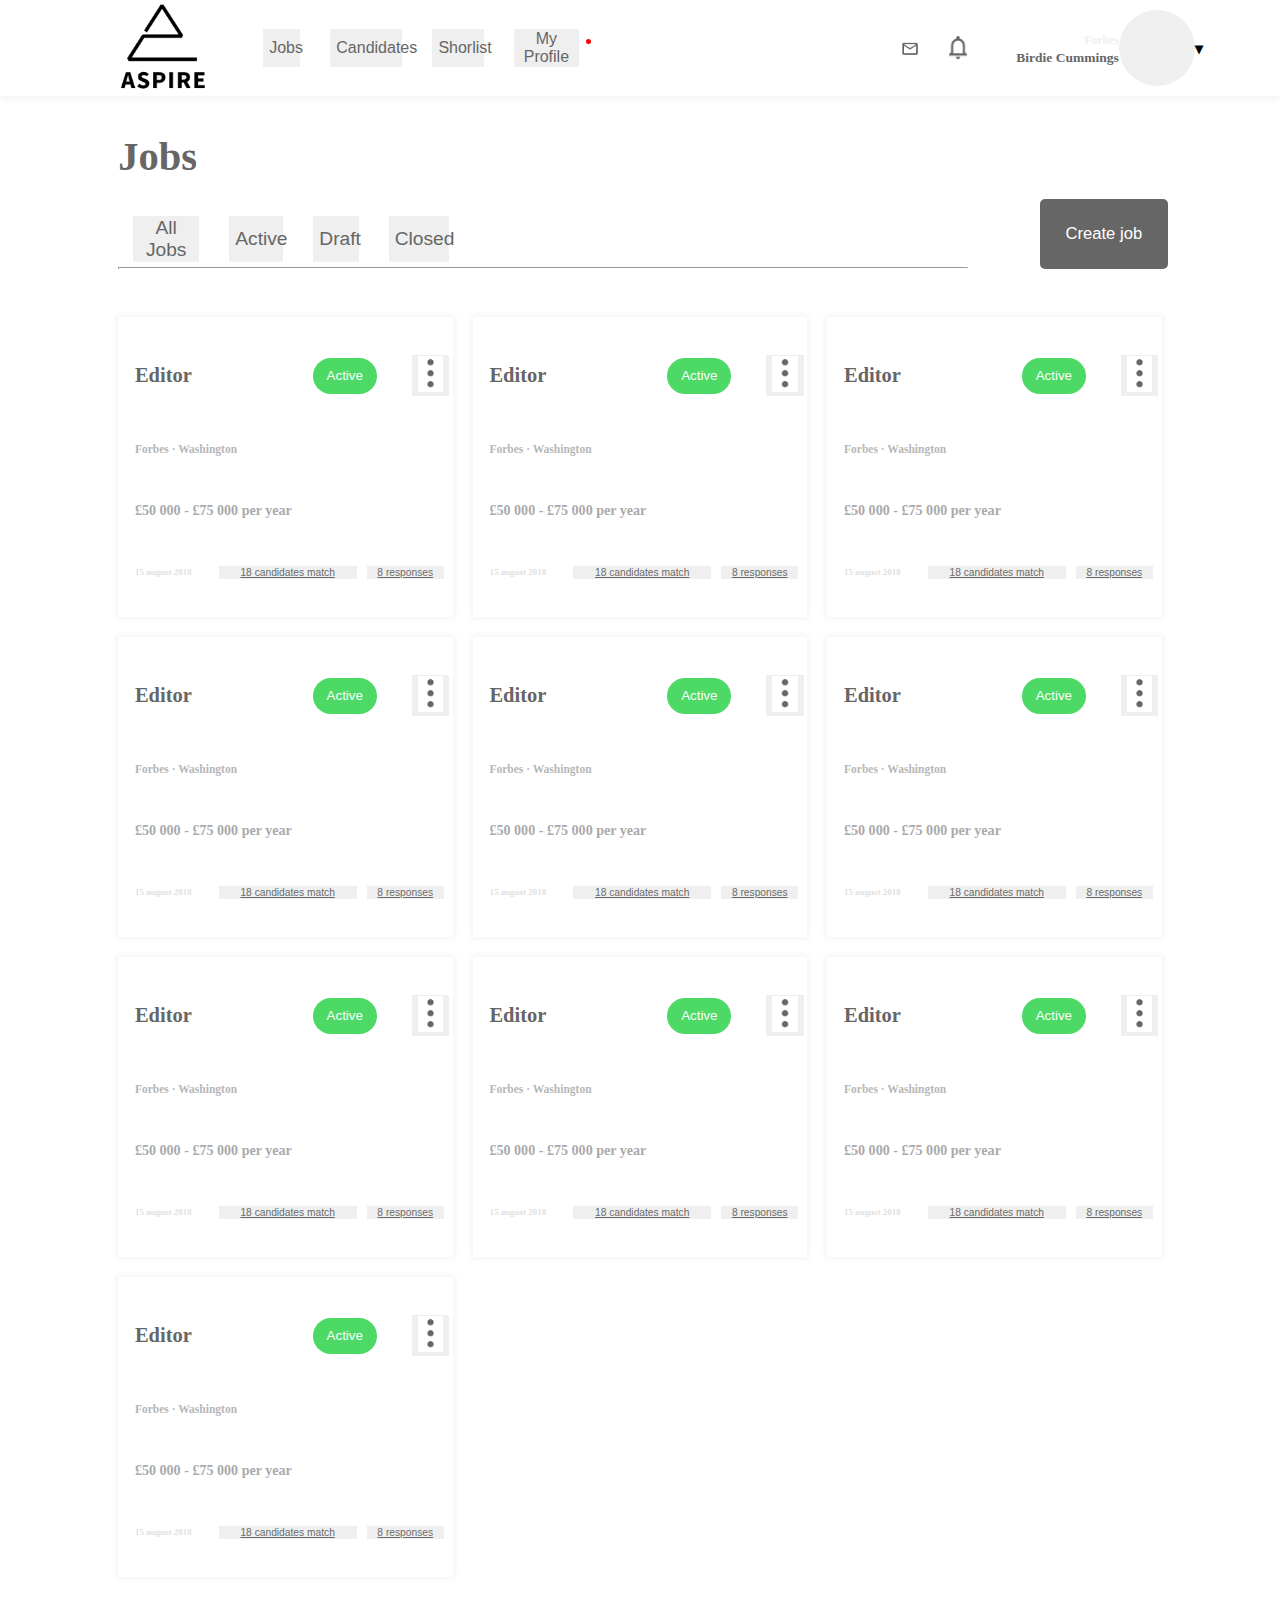
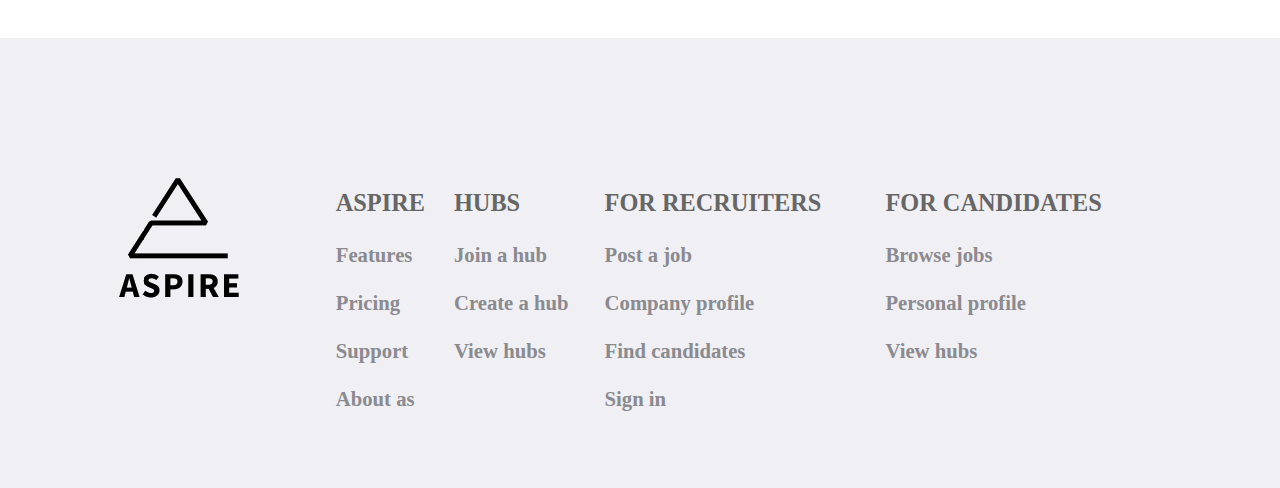
<file: index.html>
<!DOCTYPE html>
<html lang="en">
<head>
    <meta charset="UTF-8">
    <meta name="viewport" content="width=device-width, initial-scale=1.0">
    <title>Aspire Lite</title>
    <link rel="icon" href="resources/icon.png">
    <link rel="stylesheet" type="text/css" href="css/globalHeader.css">
    <link rel="stylesheet" type="text/css" href="css/globalFooter.css">
    <link rel="stylesheet" type="text/css" href="css/globalTable.css">
    <link rel="stylesheet" type="text/css" href="css/gridLayout.css">
    <script src="scripts/scripts.js"></script>
    <link rel="import" src="jquery.html">
    <style>
        img.resize {
            max-width:30%;
            height: auto;
        }
    </style>
</head>
<body style="margin: 0px;" onload="createList();">
    <table class="globalTable">
        <tr class="globalHeader">

            <th style="width: 9vw;"></th>
            <th style="text-align: left; width: 10vw;">
                <img src="resources/logo.png" class="logo">
            </th>
            <th>
                <div class="items">
                    <button class="topBarItem" style="max-height: 70px;" onclick="headerItemClicked(this)">Jobs</button>
                    <button class="topBarItem" style="max-height: 70px;">Candidates</button>
                    <button class="topBarItem" style="max-height: 70px;">Shorlist</button>
                    <button class="topBarItem" style="max-height: 70px;">My Profile<div id="redCircle"></div></button>
                </div>
            </th>
            <th style="text-align: right; white-space: nowrap; position: relative;">
                <div style="width: 15%; height: 100%; display: flex; align-items: center; justify-content: space-between;  margin-left: auto; margin-right: auto;">
                    <img src="resources/envelop.png" class="resize">
                    <img src="resources/ring.png" class="resize">
                </div>
                <div style="display: flex; align-items: center; justify-content: space-between; height: 100%; width: 32%; position: absolute; right: 0; top: 0; bottom: 0;">
                    <span style="flex-shrink: 15;"><small style="font-size: 1.3vh; color: rgb(239, 239, 239);">Forbes</small><br><strong style="font-size: 1.5vh; color: rgb(102, 102, 102);">Birdie Cummings</strong></span>
                    <div style="background-color: rgb(239, 239, 239); width: 8.5vh; height: 8.5vh; border-radius: 4.25vh; flex-shrink: 0;"></div>
                    <span style="flex-shrink: 5;">&blacktriangledown;</span>
                </div>
            </th>
            <th style="width: 9vw;"></th>
        </tr>

        <tr>
            <th style="max-width: 9vw; width: auto; height: 12vh;"></th>
            <th colspan="3" style="width: auto; height: 22vh; vertical-align: top;">
                <form style="width: 82vw; height: 12vh; text-align: left; padding-top: 4vh;">
                    <span style="font-size: 4.5vh; color: rgb(102, 102, 102); text-align: left; margin-top: 4vh; height: auto;">Jobs</span>
                    <div class="items" style="padding-top: 4vh; z-index: 1;">
                        <button class="topBarItem" style="font-size: 1.5vw; max-height: 70px;">All Jobs</button>
                        <button class="topBarItem" style="font-size: 1.5vw; max-height: 70px;">Active</button>
                        <button class="topBarItem" style="font-size: 1.5vw; max-height: 70px;">Draft</button>
                        <button class="topBarItem" style="font-size: 1.5vw; max-height: 70px;">Closed</button>
                    </div>
                    <hr style=" z-index: 999; margin-right: 200px; height: 0.5px; border-bottom: 0px; margin-top: 5px; margin-bottom: 0px;">
                    <button style="max-width: 10vw; min-width: 8vw; width: 10vw; height: 70px; float: right; margin-top: -70px; white-space: pre-wrap; color: white; background-color: rgb(102, 102, 102); border-radius: 5px;  max-font-size: 1.3vw; min-font-size: 0.8vw; font-size: 1.3vw; border: 0px; outline: 0px;">Create job</button>

                </form>

            </th>
            <th style="max-width: 9vw; width: auto; height: 12vh;"></th>
        </tr>

        <tr>
            <th style="max-width: 9vw; width: auto; height: 12vh;"></th>
            <th colspan="3" style="vertical-align: top; width: auto; background-color: white;">
                <form class="container" id="formgrid">
                    <template id="templateitem">
                    <div class="item" style="position: relative;">
                        <div class="cellgrid" style="position: absolute; width: 90%; height: 90%; text-align: left; vertical-align: top; left: 5%; top: 5%;">
                            <span class="boldtextcell">Editor</span>
                            <button class="gridbutton">Active</button>
                            <button class="doner"><img src="./resources/doner.png" style="width: auto; height: 4vh;"></button>
                            <span class="regulartextcell">Forbes  &middot;  Washington</span>
                            <span class="mediumtextcell">&pound;50 000 - &pound;75 000 per year</span>
                            <span class="smalltextcell">15 august 2018</span>
                            <button class="undescoretextcell1"><u>18 candidates match</u></button>
                            <button class="undescoretextcell2"><u>8 responses</u></button>
                        </div>
                    </div>
                    </template>
                </form>
            </th>
            <th style="max-width: 9vw; width: auto; height: 12vh;"></th>
        <tr>

        </table>
    <footer style="height: 50vh; background-color: rgb(239, 239, 244); position: relative;">
        <div style="display: inline-block;">
            <img src="resources/logo.png" class="logo" style="max-width:20vw; max-height:20vh; margin-left: 9vw; margin-top: 15vh;">
        </div>
        <div style="display: inline-block; width: 100%; height: 50vh; position: absolute; left: 23vw; right: 9vw; top: 0px; bottom: 0px;">
        <table id="ttt" style="text-align: left; position: absolute; top: 15vh; bottom: 0px; right: 0px; left: 3vw; width: calc(100vw - 3vw - 23vw - 9vw); height: 28vh;">
            <tr style="font-size: 2.7vh; color: rgb(102, 102, 102)">
                <th>ASPIRE</th>
                <th>HUBS</th>
                <th>FOR RECRUITERS</th>
                <th>FOR CANDIDATES</th>
            </tr>

            <tr style="font-size: 2.3vh; color: rgb(138, 138, 143)">
                <th>Features</th>
                <th>Join a hub</th>
                <th>Post a job</th>
                <th>Browse jobs</th>
            </tr>

            <tr style="font-size: 2.3vh; color: rgb(138, 138, 143)">
                <th>Pricing</th>
                <th>Create a hub</th>
                <th>Company profile</th>
                <th>Personal profile</th>
            </tr>

            <tr style="font-size: 2.3vh; color: rgb(138, 138, 143)">
                <th>Support</th>
                <th>View hubs</th>
                <th>Find candidates</th>
                <th>View hubs</th>
            </tr>

            <tr style="font-size: 2.3vh; color: rgb(138, 138, 143)">
                <th>About as</th>
                <th></th>
                <th>Sign in</th>
                <th></th>
            </tr>

        </table>
        </div>
    </footer>
    </body>

    </html>
</file>
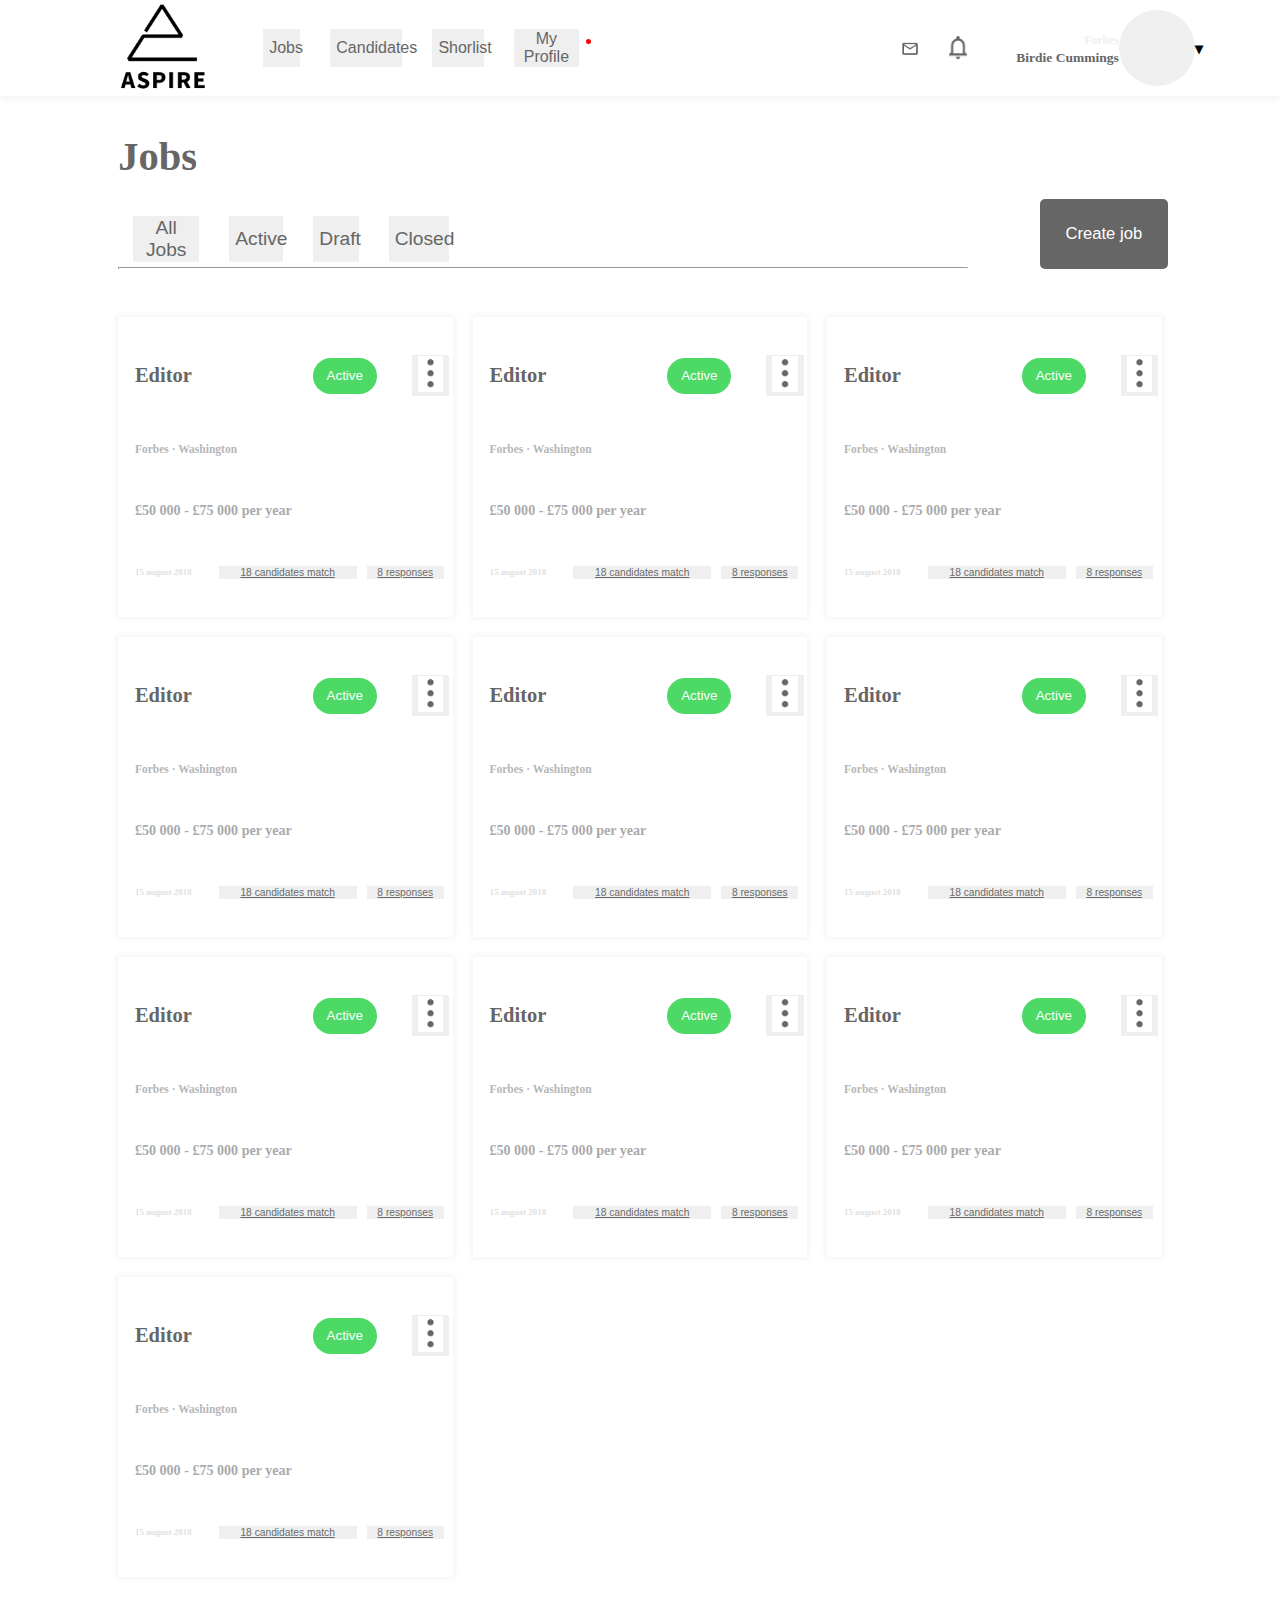
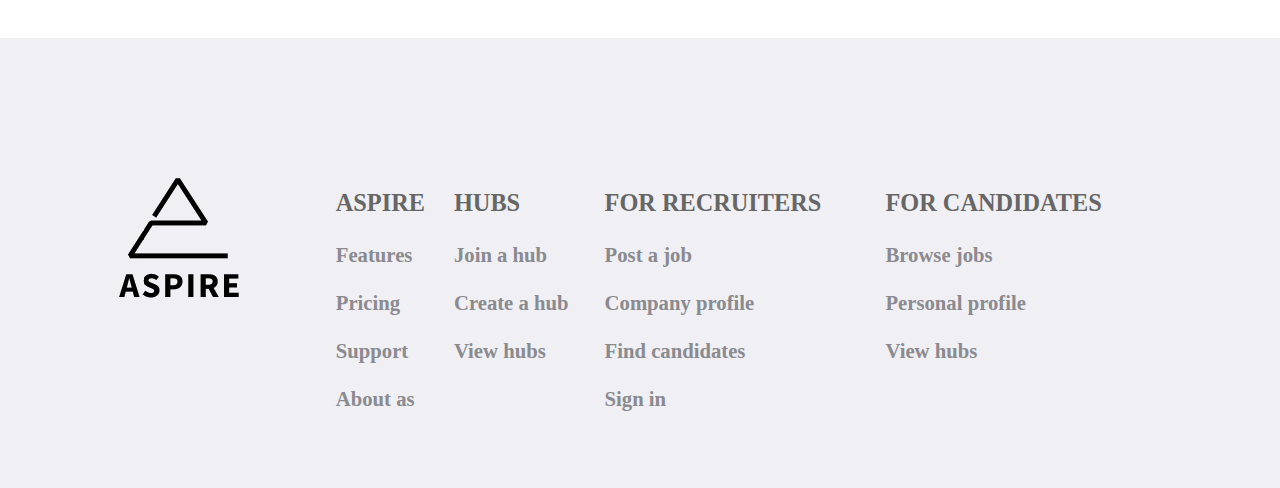
<file: all_jobs.html>
<!DOCTYPE html>
<html lang="en">
<head>
    <script>document.onloadedmetadata:</script>
    <meta charset="UTF-8">
    <meta name="viewport" content="width=device-width, initial-scale=1.0">
    <title>Aspire Lite</title>
    <link rel="icon" href="resources/icon.png">
    <link rel="stylesheet" type="text/css" href="css/globalHeader.css">
    <link rel="stylesheet" type="text/css" href="css/globalFooter.css">
    <link rel="stylesheet" type="text/css" href="css/globalTable.css">
    <link rel="stylesheet" type="text/css" href="css/gridLayout.css">
    <script src="scripts/scripts.js"></script>
    <link rel="import" href="imports/libs/jquery.html">
    <style>
        img.resize {
            max-width:30%;
            height: auto;
        }
    </style>
</head>
<body style="margin: 0px;" onload="createList();">
    <table class="globalTable">
        <tr class="globalHeader">

            <th style="width: 9vw;"></th>
            <th style="text-align: left; width: 10vw;">
                <img src="resources/logo.png" class="logo">
            </th>
            <th>
                <div class="items">
                    <button class="topBarItem" style="max-height: 70px;" onclick="headerItemClicked(this)">Jobs</button>
                    <button class="topBarItem" style="max-height: 70px;">Candidates</button>
                    <button class="topBarItem" style="max-height: 70px;">Shorlist</button>
                    <button class="topBarItem" style="max-height: 70px;">My Profile<div id="redCircle"></div></button>
                </div>
            </th>
            <th style="text-align: right; white-space: nowrap; position: relative;">
                <div style="width: 15%; height: 100%; display: flex; align-items: center; justify-content: space-between;  margin-left: auto; margin-right: auto;">
                    <img src="resources/envelop.png" class="resize">
                    <img src="resources/ring.png" class="resize">
                </div>
                <div style="display: flex; align-items: center; justify-content: space-between; height: 100%; width: 32%; position: absolute; right: 0; top: 0; bottom: 0;">
                    <span style="flex-shrink: 15;"><small style="font-size: 1.3vh; color: rgb(239, 239, 239);">Forbes</small><br><strong style="font-size: 1.5vh; color: rgb(102, 102, 102);">Birdie Cummings</strong></span>
                    <div style="background-color: rgb(239, 239, 239); width: 8.5vh; height: 8.5vh; border-radius: 4.25vh; flex-shrink: 0;"></div>
                    <span style="flex-shrink: 5;">&blacktriangledown;</span>
                </div>
            </th>
            <th style="width: 9vw;"></th>
        </tr>

        <tr>
            <th style="max-width: 9vw; width: auto; height: 12vh;"></th>
            <th colspan="3" style="width: auto; height: 22vh; vertical-align: top;">
                <form style="width: 82vw; height: 12vh; text-align: left; padding-top: 4vh;">
                    <span style="font-size: 4.5vh; color: rgb(102, 102, 102); text-align: left; margin-top: 4vh; height: auto;">Jobs</span>
                    <div class="items" style="padding-top: 4vh; z-index: 1;">
                        <button class="topBarItem" style="font-size: 1.5vw; max-height: 70px;">All Jobs</button>
                        <button class="topBarItem" style="font-size: 1.5vw; max-height: 70px;">Active</button>
                        <button class="topBarItem" style="font-size: 1.5vw; max-height: 70px;">Draft</button>
                        <button class="topBarItem" style="font-size: 1.5vw; max-height: 70px;">Closed</button>
                    </div>
                    <hr style=" z-index: 999; margin-right: 200px; height: 0.5px; border-bottom: 0px; margin-top: 5px; margin-bottom: 0px;">
                    <button style="max-width: 10vw; min-width: 8vw; width: 10vw; height: 70px; float: right; margin-top: -70px; white-space: pre-wrap; color: white; background-color: rgb(102, 102, 102); border-radius: 5px;  max-font-size: 1.3vw; min-font-size: 0.8vw; font-size: 1.3vw; border: 0px; outline: 0px;">Create job</button>

                </form>

            </th>
            <th style="max-width: 9vw; width: auto; height: 12vh;"></th>
        </tr>

        <tr>
            <th style="max-width: 9vw; width: auto; height: 12vh;"></th>
            <th colspan="3" style="vertical-align: top; width: auto; background-color: white;">
                <form class="container" id="formgrid">
                    <template id="templateitem">
                    <div class="item" style="position: relative;">
                        <div class="cellgrid" style="position: absolute; width: 90%; height: 90%; text-align: left; vertical-align: top; left: 5%; top: 5%;">
                            <span class="boldtextcell">Editor</span>
                            <button class="gridbutton">Active</button>
                            <button class="doner"><img src="./resources/doner.png" style="width: auto; height: 4vh;"></button>
                            <span class="regulartextcell">Forbes  &middot;  Washington</span>
                            <span class="mediumtextcell">&pound;50 000 - &pound;75 000 per year</span>
                            <span class="smalltextcell">15 august 2018</span>
                            <button class="undescoretextcell1"><u>18 candidates match</u></button>
                            <button class="undescoretextcell2"><u>8 responses</u></button>
                        </div>
                    </div>
                    </template>
                </form>
            </th>
            <th style="max-width: 9vw; width: auto; height: 12vh;"></th>
        <tr>

        </table>
    <footer style="height: 50vh; background-color: rgb(239, 239, 244); position: relative;">
        <div style="display: inline-block;">
            <img src="resources/logo.png" class="logo" style="max-width:20vw; max-height:20vh; margin-left: 9vw; margin-top: 15vh;">
        </div>
        <div style="display: inline-block; width: 100%; height: 50vh; position: absolute; left: 23vw; right: 9vw; top: 0px; bottom: 0px;">
        <table id="ttt" style="text-align: left; position: absolute; top: 15vh; bottom: 0px; right: 0px; left: 3vw; width: calc(100vw - 3vw - 23vw - 9vw); height: 28vh;">
            <tr style="font-size: 2.7vh; color: rgb(102, 102, 102)">
                <th>ASPIRE</th>
                <th>HUBS</th>
                <th>FOR RECRUITERS</th>
                <th>FOR CANDIDATES</th>
            </tr>

            <tr style="font-size: 2.3vh; color: rgb(138, 138, 143)">
                <th>Features</th>
                <th>Join a hub</th>
                <th>Post a job</th>
                <th>Browse jobs</th>
            </tr>

            <tr style="font-size: 2.3vh; color: rgb(138, 138, 143)">
                <th>Pricing</th>
                <th>Create a hub</th>
                <th>Company profile</th>
                <th>Personal profile</th>
            </tr>

            <tr style="font-size: 2.3vh; color: rgb(138, 138, 143)">
                <th>Support</th>
                <th>View hubs</th>
                <th>Find candidates</th>
                <th>View hubs</th>
            </tr>

            <tr style="font-size: 2.3vh; color: rgb(138, 138, 143)">
                <th>About as</th>
                <th></th>
                <th>Sign in</th>
                <th></th>
            </tr>

        </table>
        </div>
    </footer>
    </body>

    </html>
</file>
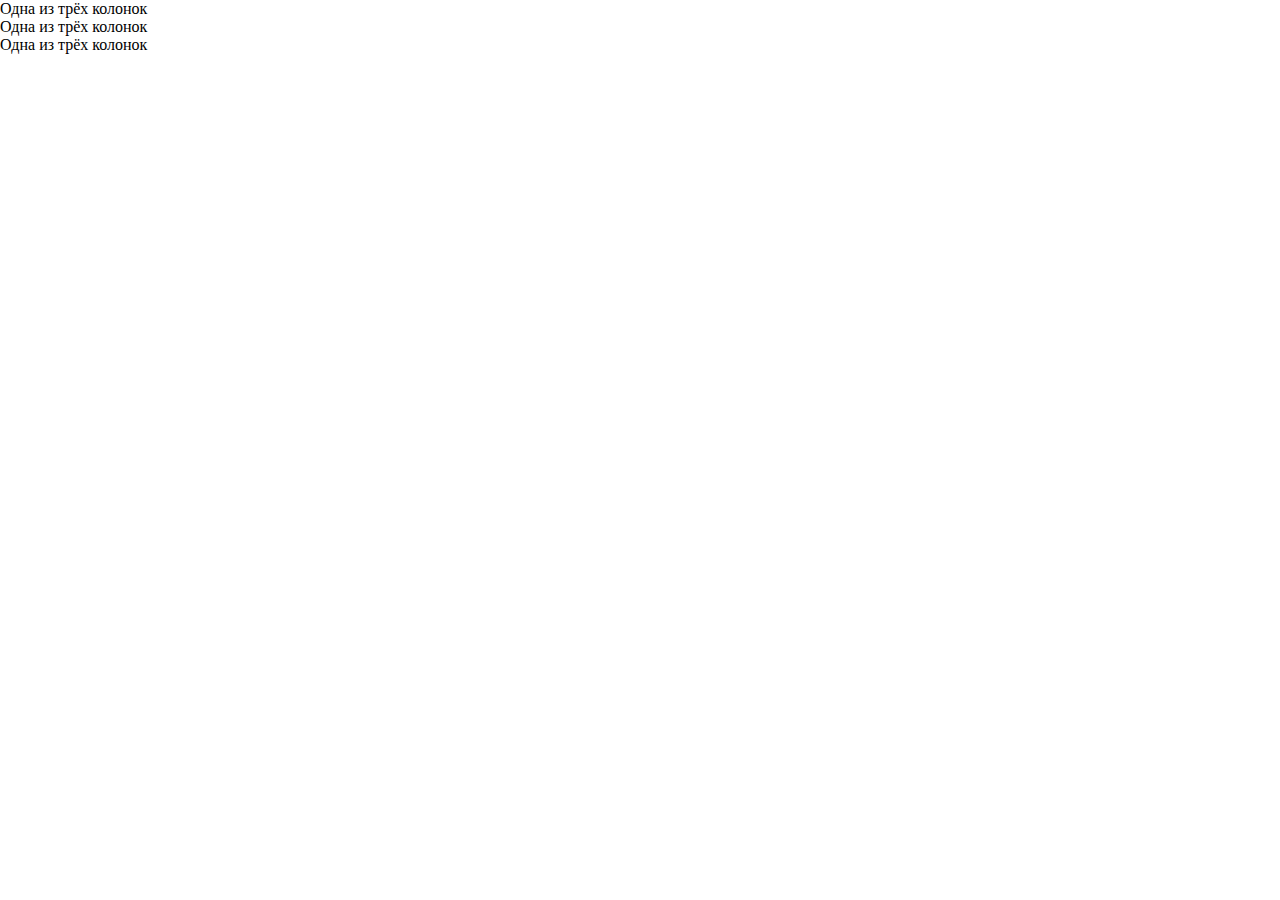
<file: create_job.html>
<!DOCTYPE html>
<html lang="">
<head>
    <link rel="import" href="imports/libs/jquery.html">
    <script src="scripts/scripts.js"></script>
    <script id="metaScript" data-cfasync='false'>addNextSibling("imports/meta.html", "#metaScript")</script>


    <title>Aspire Lite</title>

    <link rel="import" id="link" href="components/ui-header.html">
    <link rel="icon" href="resources/icon.png">
    <link rel="stylesheet" type="text/css" href="css/globalHeader.css">
    <link rel="import" href="imports/libs/bootstrap.html">

</head>
<body style="margin: 0px;">
    <ui-header></ui-header>
    <div class="container">
        <div class="row">
            <div class="col-sm">
                Одна из трёх колонок
            </div>
            <div class="col-sm">
                Одна из трёх колонок
            </div>
            <div class="col-sm">
                Одна из трёх колонок
            </div>
        </div>
    </div>
</body>
</html>
</file>
<file: css/globalHeader.css>
@charset "UTF-8";

.logo {
    max-width:10vw;
    max-height:10vh;
    min-width: 2vw;
    min-height: 2vh;

    width:auto;
    height: auto;
    text-align: left;
}

.items {
    position: absolute;
    overflow: hidden;
    background-color: white;
    justify-content: space-between;
    width: 27vw;
    display: flex;
    position: relative;
}

.topBarItem {
    min-width: 20px;
    max-height: 30px;
    min-height: 10px;
    border-style: none;
    text-align: center;
    color: rgba(102, 102, 102, 1);
    font-size: 1.25vw;
    outline:0;
    margin:0 15px;
    flex-shrink: 1;
}

.topBarItem:active, .topBarItem:hover {
    border-bottom: 5px solid rgba(102, 102, 102, 1);
    padding-top: 7px;
    outline:0;
}

tr.globalHeader {
    max-height: 12vh;
    min-height: 5vh;
    height: auto;

    box-shadow: 0 4px 6px rgba(244, 244, 245, 1);
    background-color: white;
}

#redCircle {
    width: 5px;
    height: 5px;
    background-color: red;
    border-radius: 2.5px;
    position: absolute;
    right: 3px;
    top: 10px;
}

hr.shadow {
    border:none;
    width: 100%;
    height: 0px;
    border-bottom: 1px solid rgba(244, 244, 245, 1);
    box-shadow: 0px 0px 3px 1px rgba(244, 244, 245, 1);
    margin: 0px 0px 0px 0px;
}

nav a {
    text-decoration: none;
}

img.thirtyperсent {
    max-width:25%;
    min-width: 5%;
    max-height:25%;
    min-height: 5%;
    object-fit: fill;
}

 :host {
     display: block;
 }
</file>
<file: css/globalFooter.css>
tr.globalFooter{
    background-color: rgba(239, 239, 244, 1);
    position: absolute;
    height: 45vh;
    width: 100%;
}
</file>
<file: css/globalTable.css>
table.globalTable {
    display: table;
    width: 100%;
    border-spacing: 0px;
    table-layout: fixed;
}
</file>
<file: css/gridLayout.css>
div.item {
    background-color: white;
    height: 300px;
    box-shadow: 0px 0px 5px 2px rgba(244, 244, 245, 1);
}

form.container {
    display: grid;
    background-color: white;
    grid-template-columns: repeat(3, 1fr);
    grid-auto-rows: 1fr;

    grid-column-gap: 20px;
    grid-row-gap: 20px;
    margin-top: 20px;
    align-items: start;
    grid-auto-flow: row;
    margin-bottom: 60px;
}

span.boldtextcell {
    grid-area: boldtextcell;
    color: rgb(102, 102, 102);
    font-size: 1.6vw;
}

button.gridbutton {
    grid-area: gridbutton;
    background-color: rgb(76, 217, 101);
    width: 5vw;
    height: 4vh;
    border-radius: 2vh;
    outline: none;
    color: white;
    border: 0px;
    justify-self: right;
}

button.doner {
    grid-area: doner;
    justify-self: right;
    margin-right: -13px;
    border: 0;
    outline: 0;
}

span.regulartextcell {
    grid-area: regulartextcell;
    max-font-size: 1rem;
    font-size: 0.9vw;
    color: rgb(183, 183, 183);
}

span.mediumtextcell {
    grid-area: mediumtextcell;
    font-size: 1.1vw;
    color: rgb(170, 170, 173);
}

span.smalltextcell {
    grid-area: smalltextcell;
    color: rgb(223, 223, 223);
    font-size: 0.7vw;
}

button.undescoretextcell1 {
    grid-area: undescoretextcell1;
    color: rgb(107, 107, 107);
    font-size: 0.8vw;
    border: 0px;
    outline: 0px;
    margin-left: -20px;
    margin-right: 20px;
}

button.undescoretextcell2 {
    grid-area: undescoretextcell2;
    color: rgb(107, 107, 107);
    font-size: 0.8vw;
    border: 0px;
    outline: 0px;
    justify-content: left;
    width: 130%;
    margin-left: -10px;
    margin-right: 10px;
}

div.cellgrid {
    display: grid;
    grid-template-areas:
            "boldtextcell boldtextcell boldtextcell gridbutton doner"
            "regulartextcell regulartextcell regulartextcell regulartextcell  regulartextcell"
            "mediumtextcell mediumtextcell mediumtextcell mediumtextcell mediumtextcell"
            "smalltextcell undescoretextcell1 undescoretextcell1 undescoretextcell1 undescoretextcell2";
    grid-template-rows: auto;
    grid-template-columns: 3fr 1fr 1fr 2fr 1fr;
    align-items: center;
}
</file>
